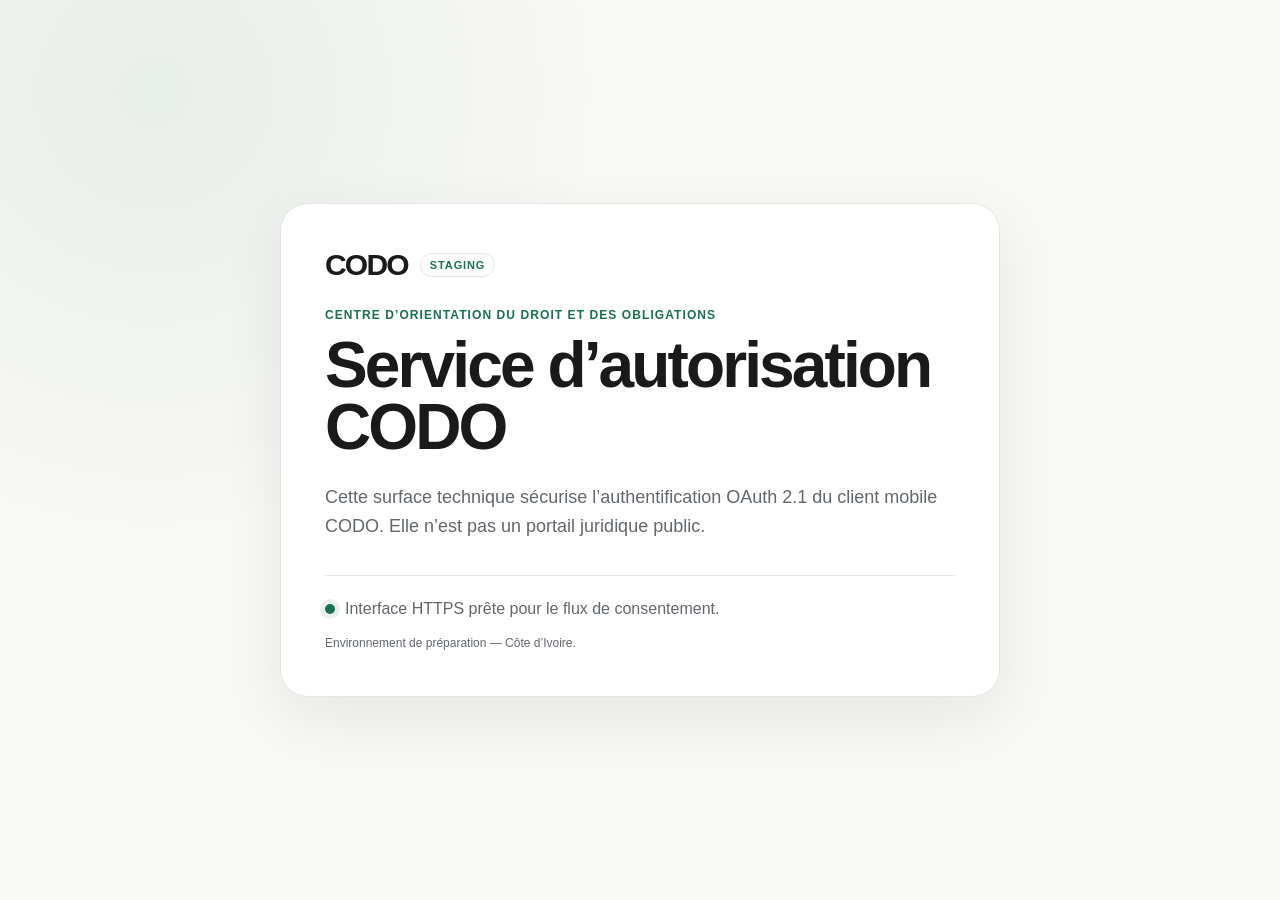
<file: oauth_web/index.html>
<!doctype html>
<html lang="fr">
<head>
  <meta charset="utf-8">
  <meta name="viewport" content="width=device-width,initial-scale=1">
  <meta name="robots" content="noindex,nofollow,noarchive">
  <meta http-equiv="Content-Security-Policy" content="default-src 'none'; style-src 'self'; img-src 'self' data:; base-uri 'none'; form-action 'none'; frame-ancestors 'none'; upgrade-insecure-requests">
  <title>CODO — Authentification staging</title>
  <link rel="stylesheet" href="./assets/app.css">
</head>
<body>
  <main class="status-shell">
    <section class="status-card" aria-labelledby="page-title">
      <div class="brand-lockup"><span class="brand-mark">CODO</span><span class="env-pill">STAGING</span></div>
      <p class="eyebrow">Centre d’Orientation du Droit et des Obligations</p>
      <h1 id="page-title">Service d’autorisation CODO</h1>
      <p class="lead">Cette surface technique sécurise l’authentification OAuth 2.1 du client mobile CODO. Elle n’est pas un portail juridique public.</p>
      <div class="status-row"><span class="status-dot" aria-hidden="true"></span><span>Interface HTTPS prête pour le flux de consentement.</span></div>
      <p class="fineprint">Environnement de préparation — Côte d’Ivoire.</p>
    </section>
  </main>
</body>
</html>
</file>
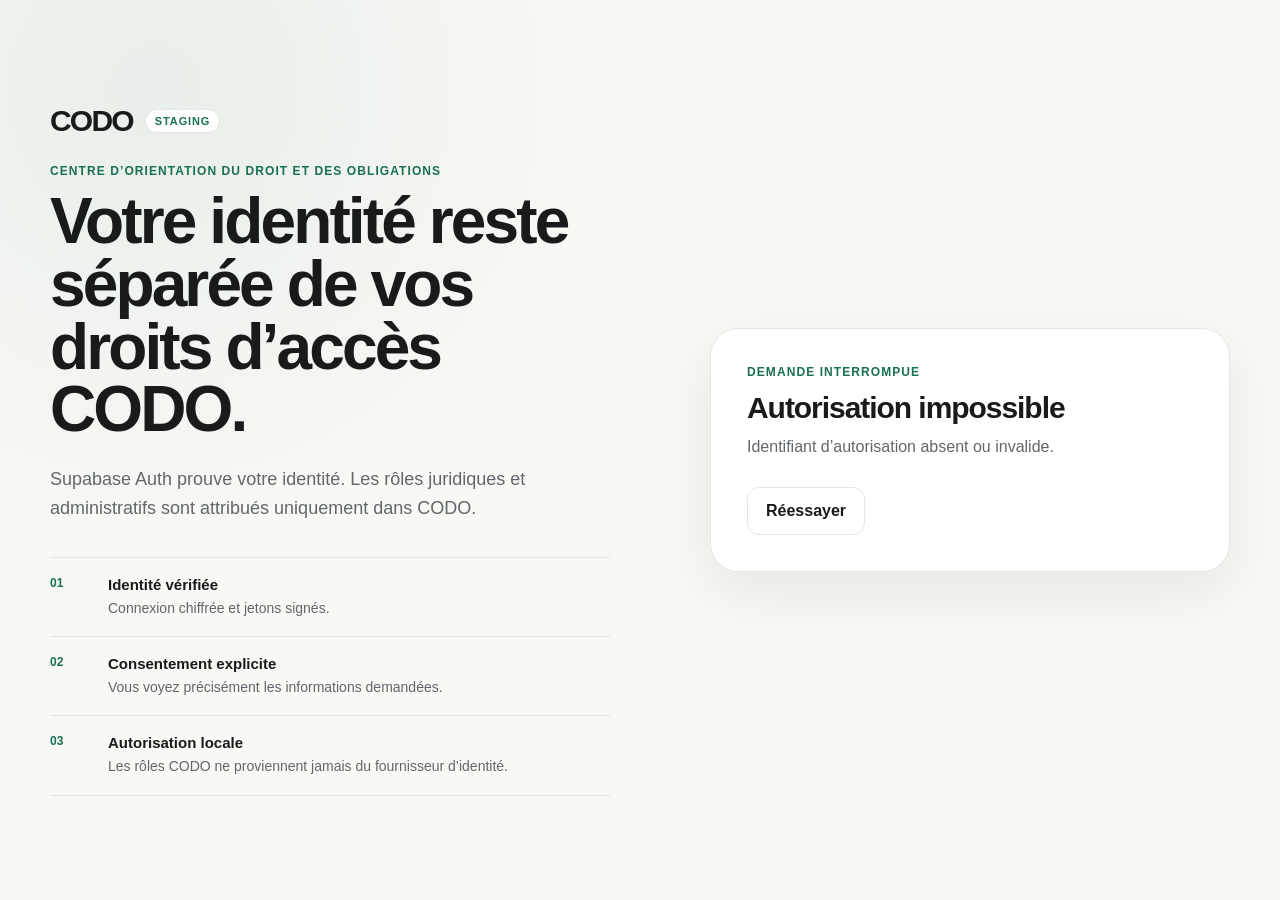
<file: oauth_web/oauth/consent/index.html>
<!doctype html>
<html lang="fr">
<head>
  <meta charset="utf-8">
  <meta name="viewport" content="width=device-width,initial-scale=1">
  <meta name="robots" content="noindex,nofollow,noarchive">
  <meta http-equiv="Content-Security-Policy" content="default-src 'none'; connect-src https://evchtqxpthfaekpaeibh.supabase.co; script-src 'self'; style-src 'self'; img-src 'self' data:; base-uri 'none'; form-action 'none'; frame-ancestors 'none'; upgrade-insecure-requests">
  <meta name="referrer" content="no-referrer">
  <title>CODO — Autorisation</title>
  <link rel="stylesheet" href="../../assets/app.css">
  <script defer src="../../assets/consent.js"></script>
</head>
<body>
  <main class="auth-shell">
    <section class="auth-context" aria-labelledby="context-title">
      <div class="brand-lockup"><span class="brand-mark">CODO</span><span class="env-pill">STAGING</span></div>
      <p class="eyebrow">Centre d’Orientation du Droit et des Obligations</p>
      <h1 id="context-title">Votre identité reste séparée de vos droits d’accès CODO.</h1>
      <p class="lead">Supabase Auth prouve votre identité. Les rôles juridiques et administratifs sont attribués uniquement dans CODO.</p>
      <div class="principle-card">
        <span class="principle-index">01</span>
        <div><strong>Identité vérifiée</strong><p>Connexion chiffrée et jetons signés.</p></div>
      </div>
      <div class="principle-card">
        <span class="principle-index">02</span>
        <div><strong>Consentement explicite</strong><p>Vous voyez précisément les informations demandées.</p></div>
      </div>
      <div class="principle-card">
        <span class="principle-index">03</span>
        <div><strong>Autorisation locale</strong><p>Les rôles CODO ne proviennent jamais du fournisseur d’identité.</p></div>
      </div>
    </section>

    <section class="auth-panel" aria-live="polite">
      <div id="loading-view" class="panel-card">
        <div class="spinner" aria-hidden="true"></div>
        <h2>Vérification de la demande</h2>
        <p>Contrôle de la session et de la requête OAuth…</p>
      </div>

      <div id="login-view" class="panel-card hidden">
        <p class="section-kicker">Connexion sécurisée</p>
        <h2>Accéder à CODO</h2>
        <p class="panel-intro">Connectez-vous au compte autorisé pour examiner cette demande.</p>
        <label for="email">Adresse e-mail</label>
        <input id="email" type="email" inputmode="email" autocomplete="username" spellcheck="false" required>
        <label for="password">Mot de passe</label>
        <input id="password" type="password" autocomplete="current-password" required>
        <button id="login-button" class="button button-primary" type="button">Se connecter</button>
        <p id="login-error" class="message message-error hidden" role="alert"></p>
        <p class="fineprint">Aucun mot de passe n’est enregistré par cette page. La session est conservée uniquement pour cet onglet.</p>
      </div>

      <div id="consent-view" class="panel-card hidden">
        <div class="panel-header">
          <div>
            <p class="section-kicker">Demande d’autorisation</p>
            <h2 id="client-name">Application CODO</h2>
          </div>
          <span class="verified-badge">Client enregistré</span>
        </div>
        <p class="panel-intro">Cette application demande l’autorisation d’utiliser certaines informations de votre compte.</p>

        <dl class="detail-grid">
          <div><dt>Compte</dt><dd id="user-email">—</dd></div>
          <div><dt>Destination</dt><dd id="redirect-uri">—</dd></div>
        </dl>

        <div class="permissions-block">
          <h3>Informations demandées</h3>
          <ul id="scope-list" class="scope-list"></ul>
        </div>

        <div class="notice">
          <strong>Important</strong>
          <p>Ces permissions concernent l’identité OpenID Connect. Elles ne donnent pas directement accès aux tables juridiques CODO.</p>
        </div>

        <div class="button-row">
          <button id="deny-button" class="button button-secondary" type="button">Refuser</button>
          <button id="approve-button" class="button button-primary" type="button">Autoriser</button>
        </div>
        <button id="logout-button" class="text-button" type="button">Se déconnecter de cet onglet</button>
        <p id="consent-error" class="message message-error hidden" role="alert"></p>
      </div>

      <div id="error-view" class="panel-card hidden">
        <p class="section-kicker">Demande interrompue</p>
        <h2>Autorisation impossible</h2>
        <p id="fatal-error" class="panel-intro">La demande ne peut pas être traitée.</p>
        <button id="retry-button" class="button button-secondary" type="button">Réessayer</button>
      </div>
    </section>
  </main>
</body>
</html>
</file>
<file: oauth_web/assets/app.css>
:root {
  color-scheme: light;
  --canvas: #F8F8F5;
  --surface: #FFFFFF;
  --ink: #181A1B;
  --graphite: #62676C;
  --border: #E5E6E2;
  --soft: #F0F1ED;
  --green: #197052;
  --green-dark: #12553E;
  --danger: #8C2F39;
  --shadow: 0 20px 60px rgba(24, 26, 27, .08);
}
* { box-sizing: border-box; }
html { min-height: 100%; background: var(--canvas); }
body {
  min-height: 100vh;
  margin: 0;
  color: var(--ink);
  background:
    radial-gradient(circle at 12% 10%, rgba(25,112,82,.07), transparent 28rem),
    var(--canvas);
  font-family: Geist, Inter, ui-sans-serif, -apple-system, BlinkMacSystemFont, "Segoe UI", sans-serif;
  -webkit-font-smoothing: antialiased;
}
button, input { font: inherit; }
button { cursor: pointer; }
.auth-shell {
  width: min(1180px, calc(100% - 40px));
  min-height: 100vh;
  margin: 0 auto;
  display: grid;
  grid-template-columns: minmax(0, 1fr) minmax(380px, 520px);
  gap: 72px;
  align-items: center;
  padding: 64px 0;
}
.auth-context { max-width: 560px; }
.brand-lockup { display: flex; align-items: center; gap: 12px; margin-bottom: 26px; }
.brand-mark { font-size: 30px; font-weight: 850; letter-spacing: -1.8px; }
.env-pill {
  border: 1px solid var(--border);
  border-radius: 999px;
  padding: 5px 9px;
  color: var(--green);
  background: var(--surface);
  font-size: 11px;
  font-weight: 800;
  letter-spacing: .08em;
}
.eyebrow, .section-kicker {
  margin: 0 0 12px;
  color: var(--green);
  font-size: 12px;
  font-weight: 800;
  letter-spacing: .09em;
  text-transform: uppercase;
}
.auth-context h1, .status-card h1 {
  margin: 0;
  font-size: clamp(38px, 5vw, 64px);
  line-height: .98;
  letter-spacing: -.045em;
  max-width: 760px;
}
.lead {
  margin: 24px 0 34px;
  max-width: 620px;
  color: var(--graphite);
  font-size: 18px;
  line-height: 1.6;
}
.principle-card {
  display: grid;
  grid-template-columns: 44px 1fr;
  gap: 14px;
  align-items: start;
  padding: 18px 0;
  border-top: 1px solid var(--border);
}
.principle-card:last-child { border-bottom: 1px solid var(--border); }
.principle-index { color: var(--green); font-size: 12px; font-weight: 800; }
.principle-card strong { display: block; font-size: 15px; }
.principle-card p { margin: 5px 0 0; color: var(--graphite); font-size: 14px; line-height: 1.45; }
.auth-panel { width: 100%; }
.panel-card, .status-card {
  background: var(--surface);
  border: 1px solid var(--border);
  border-radius: 28px;
  box-shadow: var(--shadow);
}
.panel-card { padding: 36px; }
.panel-card h2 {
  margin: 0;
  font-size: 30px;
  letter-spacing: -.035em;
}
.panel-intro { margin: 10px 0 28px; color: var(--graphite); line-height: 1.55; }
.panel-header { display: flex; justify-content: space-between; gap: 20px; align-items: start; }
.verified-badge {
  white-space: nowrap;
  color: var(--green);
  background: rgba(25,112,82,.08);
  border: 1px solid rgba(25,112,82,.16);
  border-radius: 999px;
  padding: 7px 10px;
  font-size: 11px;
  font-weight: 800;
}
label { display: block; margin: 18px 0 8px; font-size: 13px; font-weight: 750; }
input {
  width: 100%;
  min-height: 48px;
  border: 1px solid var(--border);
  border-radius: 12px;
  padding: 0 14px;
  color: var(--ink);
  background: var(--surface);
  outline: none;
}
input:focus { border-color: var(--green); box-shadow: 0 0 0 3px rgba(25,112,82,.12); }
.button {
  min-height: 48px;
  border-radius: 12px;
  border: 1px solid transparent;
  padding: 0 18px;
  font-weight: 800;
}
#login-button { width: 100%; margin-top: 24px; }
.button-primary { color: white; background: var(--green); }
.button-primary:hover { background: var(--green-dark); }
.button-primary:focus-visible, .button-secondary:focus-visible, .text-button:focus-visible { outline: 3px solid rgba(25,112,82,.22); outline-offset: 2px; }
.button:disabled { cursor: wait; opacity: .62; }
.button-secondary { color: var(--ink); background: var(--surface); border-color: var(--border); }
.button-secondary:hover { background: var(--soft); }
.text-button { border: 0; background: transparent; color: var(--graphite); padding: 12px 0 0; font-size: 13px; }
.button-row { display: grid; grid-template-columns: 1fr 1fr; gap: 12px; margin-top: 26px; }
.detail-grid {
  display: grid;
  gap: 1px;
  margin: 26px 0;
  background: var(--border);
  border: 1px solid var(--border);
  border-radius: 14px;
  overflow: hidden;
}
.detail-grid > div { display: grid; grid-template-columns: 110px 1fr; gap: 10px; padding: 14px 16px; background: var(--surface); }
.detail-grid dt { color: var(--graphite); font-size: 12px; font-weight: 700; }
.detail-grid dd { margin: 0; overflow-wrap: anywhere; font-size: 13px; }
.permissions-block { padding: 20px; border-radius: 16px; background: var(--soft); }
.permissions-block h3 { margin: 0 0 12px; font-size: 14px; }
.scope-list { margin: 0; padding: 0; list-style: none; display: grid; gap: 10px; }
.scope-list li { position: relative; padding-left: 24px; color: var(--graphite); font-size: 14px; }
.scope-list li::before {
  content: "✓";
  position: absolute;
  left: 0;
  color: var(--green);
  font-weight: 900;
}
.notice { margin-top: 18px; border-left: 3px solid var(--green); padding: 3px 0 3px 14px; }
.notice strong { font-size: 13px; }
.notice p { margin: 4px 0 0; color: var(--graphite); font-size: 13px; line-height: 1.45; }
.message { margin: 16px 0 0; border-radius: 12px; padding: 12px 14px; font-size: 13px; line-height: 1.45; }
.message-error { color: var(--danger); background: rgba(140,47,57,.07); border: 1px solid rgba(140,47,57,.18); }
.fineprint { margin: 16px 0 0; color: var(--graphite); font-size: 12px; line-height: 1.55; }
.hidden { display: none !important; }
.spinner {
  width: 32px;
  height: 32px;
  margin-bottom: 22px;
  border: 3px solid var(--border);
  border-top-color: var(--green);
  border-radius: 50%;
  animation: spin .85s linear infinite;
}
@keyframes spin { to { transform: rotate(360deg); } }
.status-shell { min-height: 100vh; display: grid; place-items: center; padding: 32px; }
.status-card { width: min(720px, 100%); padding: 44px; }
.status-row { display: flex; align-items: center; gap: 10px; padding-top: 24px; border-top: 1px solid var(--border); color: var(--graphite); }
.status-dot { width: 10px; height: 10px; border-radius: 50%; background: var(--green); box-shadow: 0 0 0 5px rgba(25,112,82,.1); }
@media (max-width: 860px) {
  .auth-shell { grid-template-columns: 1fr; gap: 36px; padding: 36px 0 48px; }
  .auth-context { max-width: 680px; }
  .auth-context h1 { font-size: clamp(36px, 10vw, 54px); }
}
@media (max-width: 540px) {
  .auth-shell { width: min(100% - 24px, 1180px); }
  .panel-card, .status-card { border-radius: 20px; padding: 24px; }
  .panel-header { display: block; }
  .verified-badge { display: inline-block; margin-top: 12px; }
  .detail-grid > div { grid-template-columns: 1fr; gap: 5px; }
  .button-row { grid-template-columns: 1fr; }
}
@media (prefers-reduced-motion: reduce) {
  .spinner { animation: none; }
  *, *::before, *::after { scroll-behavior: auto !important; transition: none !important; }
}
</file>
